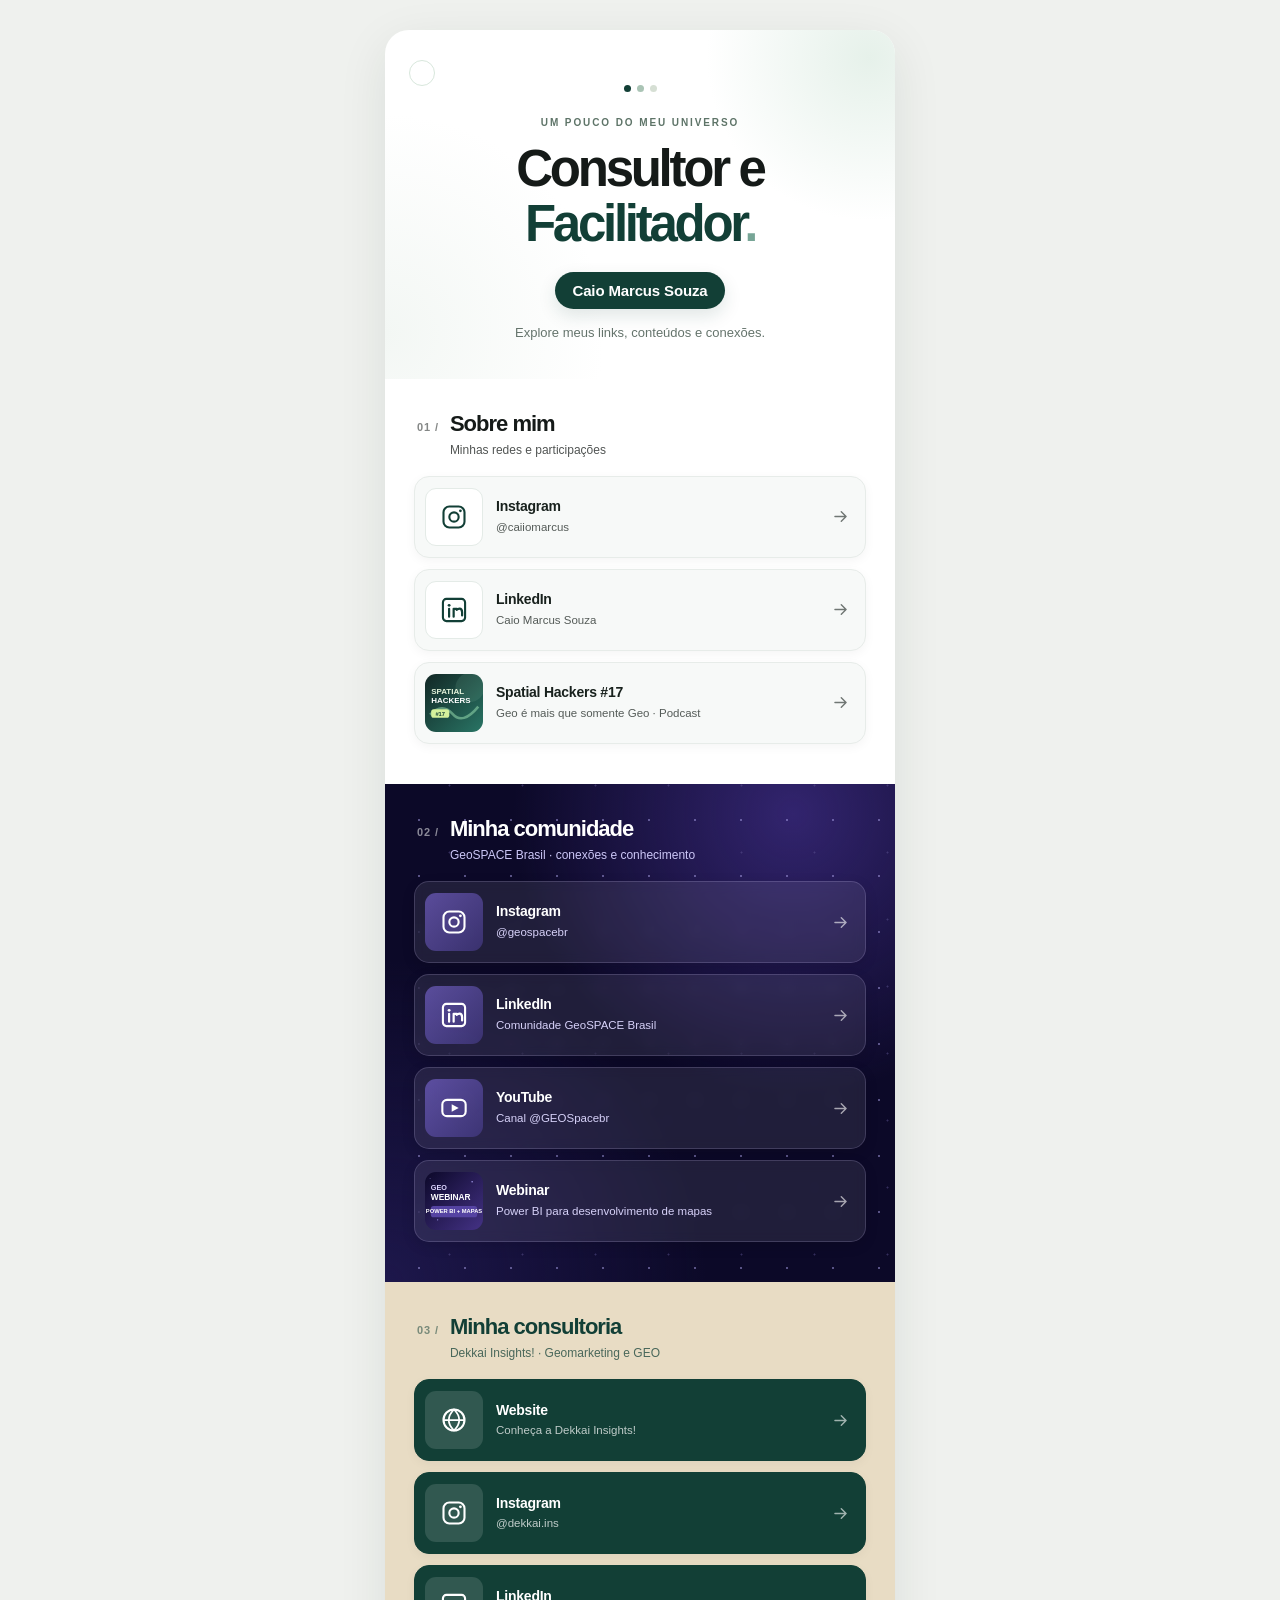
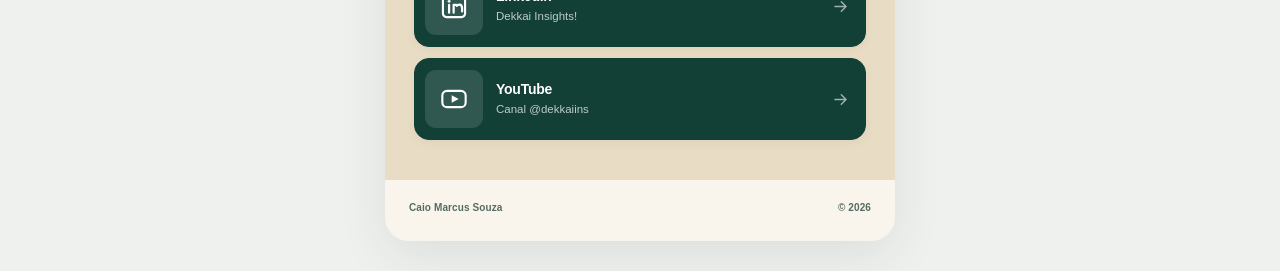
<file: index.html>
<!doctype html><html lang="pt-BR"><head><meta charset="utf-8"><meta name="viewport" content="width=device-width,initial-scale=1"><meta name="theme-color" content="#ffffff"><meta name="description" content="Caio Marcus Souza — Consultor e Facilitador. Conheça minhas redes, a GeoSPACE Brasil e a Dekkai Insights."><meta property="og:title" content="Caio Marcus Souza | Consultor e Facilitador"><meta property="og:description" content="Redes, conteúdos, comunidade e consultoria em um só lugar."><meta property="og:type" content="website"><title>Caio Marcus Souza | Consultor e Facilitador</title><link rel="icon" href="assets/favicon.svg" type="image/svg+xml"><link rel="stylesheet" href="styles.css"></head><body><svg xmlns="http://www.w3.org/2000/svg" class="icon-sprite" aria-hidden="true"><symbol id="ig" viewBox="0 0 24 24"><rect x="3" y="3" width="18" height="18" rx="5" fill="none" stroke="currentColor" stroke-width="1.8"/><circle cx="12" cy="12" r="4" fill="none" stroke="currentColor" stroke-width="1.8"/><circle cx="17.5" cy="6.7" r="1.2" fill="currentColor"/></symbol><symbol id="li" viewBox="0 0 24 24"><rect x="2.5" y="2.5" width="19" height="19" rx="3" fill="none" stroke="currentColor" stroke-width="1.8"/><circle cx="7.8" cy="8" r="1.25" fill="currentColor"/><path d="M7.8 11v6.7M11.7 17.7V11h2.7v.9c.55-.75 1.35-1.15 2.3-1.15 2.1 0 2.25 1.6 2.25 3.35v2.6" fill="none" stroke="currentColor" stroke-width="1.9" stroke-linecap="round" stroke-linejoin="round"/></symbol><symbol id="yt" viewBox="0 0 24 24"><rect x="2" y="5" width="20" height="14" rx="4" fill="none" stroke="currentColor" stroke-width="1.8"/><path d="m10 8.7 6 3.3-6 3.3Z" fill="currentColor"/></symbol><symbol id="web" viewBox="0 0 24 24"><circle cx="12" cy="12" r="9" fill="none" stroke="currentColor" stroke-width="1.8"/><path d="M3 12h18M12 3c-3 3-4.5 6-4.5 9s1.5 6 4.5 9c3-3 4.5-6 4.5-9S15 6 12 3Z" fill="none" stroke="currentColor" stroke-width="1.5"/></symbol><symbol id="mic" viewBox="0 0 24 24"><rect x="9" y="3" width="6" height="12" rx="3" fill="none" stroke="currentColor" stroke-width="1.8"/><path d="M6 11a6 6 0 0 0 12 0M12 17v4M9 21h6" fill="none" stroke="currentColor" stroke-width="1.8" stroke-linecap="round"/></symbol><symbol id="arrow" viewBox="0 0 24 24"><path d="M5 12h14m-6-6 6 6-6 6" fill="none" stroke="currentColor" stroke-width="1.8" stroke-linecap="round" stroke-linejoin="round"/></symbol></svg><div class="page"><header class="hero"><div class="hero-accent" aria-hidden="true"><span></span><span></span><span></span></div><p class="overline">UM POUCO DO MEU UNIVERSO</p><h1>Consultor e<br><em>Facilitador<span class="dot">.</span></em></h1><p class="person-name">Caio Marcus Souza</p><p class="intro-copy">Explore meus links, conteúdos e conexões.</p></header><main><section class="section section--personal" aria-labelledby="personal-heading"><div class="section-top"><span class="section-num">01 /</span><div><h2 id="personal-heading">Sobre mim</h2><p>Minhas redes e participações</p></div></div><div class="links"><a class="link-card" href="https://www.instagram.com/caiiomarcus/" target="_blank" rel="noopener noreferrer" aria-label="Instagram: @caiiomarcus"><span class="link-visual" aria-hidden="true"><svg class="symbol"><use href="#ig"/></svg></span><span class="link-copy"><strong>Instagram</strong><span>@caiiomarcus</span></span><svg class="go" aria-hidden="true"><use href="#arrow"/></svg></a><a class="link-card" href="https://www.linkedin.com/in/dcaiomarcus/" target="_blank" rel="noopener noreferrer" aria-label="LinkedIn: Caio Marcus Souza"><span class="link-visual" aria-hidden="true"><svg class="symbol"><use href="#li"/></svg></span><span class="link-copy"><strong>LinkedIn</strong><span>Caio Marcus Souza</span></span><svg class="go" aria-hidden="true"><use href="#arrow"/></svg></a><a class="link-card" href="https://www.youtube.com/watch?v=nHMcUeI_794" target="_blank" rel="noopener noreferrer" aria-label="Spatial Hackers #17: Geo é mais que somente Geo · Podcast"><img class="link-thumb" src="assets/podcast.svg" alt="" loading="lazy" width="58" height="58"><span class="link-copy"><strong>Spatial Hackers #17</strong><span>Geo é mais que somente Geo · Podcast</span></span><svg class="go" aria-hidden="true"><use href="#arrow"/></svg></a></div></section><section class="section section--community" aria-labelledby="community-heading"><div class="section-top"><span class="section-num">02 /</span><div><h2 id="community-heading">Minha comunidade</h2><p>GeoSPACE Brasil · conexões e conhecimento</p></div></div><div class="links"><a class="link-card" href="https://www.instagram.com/geospacebr/" target="_blank" rel="noopener noreferrer" aria-label="Instagram: @geospacebr"><span class="link-visual" aria-hidden="true"><svg class="symbol"><use href="#ig"/></svg></span><span class="link-copy"><strong>Instagram</strong><span>@geospacebr</span></span><svg class="go" aria-hidden="true"><use href="#arrow"/></svg></a><a class="link-card" href="https://www.linkedin.com/company/geospacebr" target="_blank" rel="noopener noreferrer" aria-label="LinkedIn: Comunidade GeoSPACE Brasil"><span class="link-visual" aria-hidden="true"><svg class="symbol"><use href="#li"/></svg></span><span class="link-copy"><strong>LinkedIn</strong><span>Comunidade GeoSPACE Brasil</span></span><svg class="go" aria-hidden="true"><use href="#arrow"/></svg></a><a class="link-card" href="https://www.youtube.com/@GEOSpacebr" target="_blank" rel="noopener noreferrer" aria-label="YouTube: Canal @GEOSpacebr"><span class="link-visual" aria-hidden="true"><svg class="symbol"><use href="#yt"/></svg></span><span class="link-copy"><strong>YouTube</strong><span>Canal @GEOSpacebr</span></span><svg class="go" aria-hidden="true"><use href="#arrow"/></svg></a><a class="link-card" href="https://www.youtube.com/watch?v=cdxkGmYslQE" target="_blank" rel="noopener noreferrer" aria-label="Webinar: Power BI para desenvolvimento de mapas"><img class="link-thumb" src="assets/webinar.svg" alt="" loading="lazy" width="58" height="58"><span class="link-copy"><strong>Webinar</strong><span>Power BI para desenvolvimento de mapas</span></span><svg class="go" aria-hidden="true"><use href="#arrow"/></svg></a></div></section><section class="section section--consulting" aria-labelledby="consulting-heading"><div class="section-top"><span class="section-num">03 /</span><div><h2 id="consulting-heading">Minha consultoria</h2><p>Dekkai Insights! · Geomarketing e GEO</p></div></div><div class="links"><a class="link-card" href="https://dekkains.com.br/" target="_blank" rel="noopener noreferrer" aria-label="Website: Conheça a Dekkai Insights!"><span class="link-visual" aria-hidden="true"><svg class="symbol"><use href="#web"/></svg></span><span class="link-copy"><strong>Website</strong><span>Conheça a Dekkai Insights!</span></span><svg class="go" aria-hidden="true"><use href="#arrow"/></svg></a><a class="link-card" href="https://www.instagram.com/dekkai.ins/" target="_blank" rel="noopener noreferrer" aria-label="Instagram: @dekkai.ins"><span class="link-visual" aria-hidden="true"><svg class="symbol"><use href="#ig"/></svg></span><span class="link-copy"><strong>Instagram</strong><span>@dekkai.ins</span></span><svg class="go" aria-hidden="true"><use href="#arrow"/></svg></a><a class="link-card" href="https://www.linkedin.com/company/dekkai-ins/" target="_blank" rel="noopener noreferrer" aria-label="LinkedIn: Dekkai Insights!"><span class="link-visual" aria-hidden="true"><svg class="symbol"><use href="#li"/></svg></span><span class="link-copy"><strong>LinkedIn</strong><span>Dekkai Insights!</span></span><svg class="go" aria-hidden="true"><use href="#arrow"/></svg></a><a class="link-card" href="https://www.youtube.com/@dekkaiins" target="_blank" rel="noopener noreferrer" aria-label="YouTube: Canal @dekkaiins"><span class="link-visual" aria-hidden="true"><svg class="symbol"><use href="#yt"/></svg></span><span class="link-copy"><strong>YouTube</strong><span>Canal @dekkaiins</span></span><svg class="go" aria-hidden="true"><use href="#arrow"/></svg></a></div></section></main><footer><span>Caio Marcus Souza</span><span>© 2026</span></footer></div></body></html>
</file>
<file: styles.css>
:root{--green:#123f36;--mid:#2a6b5c;--sand:#e8dcc4;--ink:#151a18;--line:#e7ece9;--violet:#b5a6ff}
*{box-sizing:border-box}html{scroll-behavior:smooth}body{margin:0;background:#fff;color:var(--ink);font-family:Inter,ui-sans-serif,-apple-system,BlinkMacSystemFont,"Segoe UI",sans-serif;-webkit-font-smoothing:antialiased}.icon-sprite{position:absolute;width:0;height:0;overflow:hidden}.page{width:min(100%,510px);margin:0 auto;min-height:100vh;box-shadow:0 0 0 1px rgba(0,0,0,.015)}
.hero{position:relative;text-align:center;overflow:hidden;padding:44px 24px 36px;background:radial-gradient(circle at 95% 8%,#e6f1ea 0,transparent 28%),radial-gradient(circle at 0% 87%,#f3f7f4 0,transparent 37%),#fff}.hero:before{content:"";position:absolute;top:30px;left:24px;width:24px;height:24px;border:1px solid #d8e7dc;border-radius:50%}.hero-accent{display:flex;gap:6px;justify-content:center;margin-bottom:25px}.hero-accent span{display:block;width:7px;height:7px;border-radius:50%;background:var(--green)}.hero-accent span:nth-child(2){background:#aac4b5}.hero-accent span:nth-child(3){background:#d6dfd4}.overline{font-size:10px;letter-spacing:.19em;font-weight:750;color:#5e7468;margin:0 0 14px}.hero h1{font-size:clamp(34px,10vw,51px);line-height:1.07;letter-spacing:-.064em;font-weight:850;margin:0}.hero h1 em{font-style:normal;color:var(--green)}.dot{color:#77a596}.person-name{display:inline-block;background:var(--green);color:#fff;font-size:15px;font-weight:750;letter-spacing:-.01em;padding:10px 18px;border-radius:999px;margin:21px 0 0;box-shadow:0 7px 18px rgba(18,63,54,.13)}.intro-copy{font-size:13px;color:#65746c;line-height:1.5;margin:14px 0 0}
.section{padding:27px 19px 34px}.section-top{display:flex;gap:11px;align-items:baseline;margin:0 3px 17px}.section-num{font-size:11px;letter-spacing:.08em;font-weight:850;opacity:.52;flex:none}.section h2{font-size:22px;line-height:1.2;letter-spacing:-.045em;margin:0;font-weight:800}.section-top p{font-size:12px;margin:5px 0 0;opacity:.74;line-height:1.4}.links{display:grid;gap:11px}.link-card{--icon-cutout:#fff;display:flex;align-items:center;gap:13px;min-height:78px;border-radius:15px;text-decoration:none;padding:10px 15px 10px 10px;color:inherit;position:relative;border:1px solid transparent;box-shadow:0 3px 11px rgba(0,0,0,.045);transition:transform .18s ease,box-shadow .18s ease,border-color .18s ease}.link-card:hover{transform:translateY(-2px);box-shadow:0 9px 22px rgba(0,0,0,.12)}.link-card:active{transform:scale(.985)}.link-card:focus-visible{outline:3px solid #4c9dd4;outline-offset:3px}.link-visual,.link-thumb{width:58px;height:58px;flex:none;border-radius:11px;display:grid;place-items:center;overflow:hidden}.link-visual .symbol{width:28px;height:28px}.link-thumb{object-fit:cover}.link-copy{display:flex;flex-direction:column;min-width:0;flex:1;gap:4px}.link-copy strong{font-size:14px;letter-spacing:-.017em;line-height:1.25;font-weight:780}.link-copy>span{font-size:11.5px;line-height:1.35;opacity:.73;overflow-wrap:anywhere}.go{width:19px;height:19px;flex:none;opacity:.6;margin-left:2px}
.section--personal{background:#fff}.section--personal .link-card{background:#f7f9f8;border-color:#e7ece9;color:#18211d}.section--personal .link-visual{background:#fff;color:var(--green);border:1px solid #e4ebe7}
.section--community{position:relative;isolation:isolate;background:radial-gradient(circle at 80% 6%,#32246e 0,transparent 45%),radial-gradient(circle at 0% 100%,#1d174b 0,transparent 45%),#0c0928;color:#fff;overflow:hidden}.section--community:before{content:"";position:absolute;inset:0;z-index:-1;pointer-events:none;background-image:radial-gradient(circle,#aea5ec .8px,transparent 1.5px),radial-gradient(circle,#615897 .7px,transparent 1.3px);background-size:46px 56px,73px 67px;background-position:11px 8px,28px 35px;opacity:.48}.section--community .section-top p{color:#ccc7f7;opacity:1}.section--community .link-card{background:rgba(255,255,255,.085);color:#fff;border-color:rgba(213,204,255,.18);box-shadow:0 4px 13px rgba(0,0,0,.12);backdrop-filter:blur(6px)}.section--community .link-visual{background:linear-gradient(135deg,rgba(137,115,235,.55),rgba(79,67,155,.53));color:#fff}.section--community .link-copy>span{color:#d7d2f9;opacity:1}
.section--consulting{background:var(--sand);color:var(--green)}.section--consulting .link-card{background:var(--green);color:#fff;border-color:var(--green)}.section--consulting .link-visual{background:rgba(255,255,255,.13);color:#fff}
footer{padding:22px 24px 28px;background:#f9f5ed;color:#546c62;display:flex;justify-content:space-between;font-size:10px;font-weight:650;letter-spacing:.01em}
@media(min-width:650px){body{background:#eff1ee;padding:30px 0}.page{border-radius:24px;overflow:hidden;box-shadow:0 14px 50px rgba(20,40,29,.09)}.hero{padding-top:55px}.section{padding:32px 29px 40px}.link-card{min-height:82px}}
@media(prefers-reduced-motion:reduce){*,*:before,*:after{transition:none!important;scroll-behavior:auto!important}}
</file>
